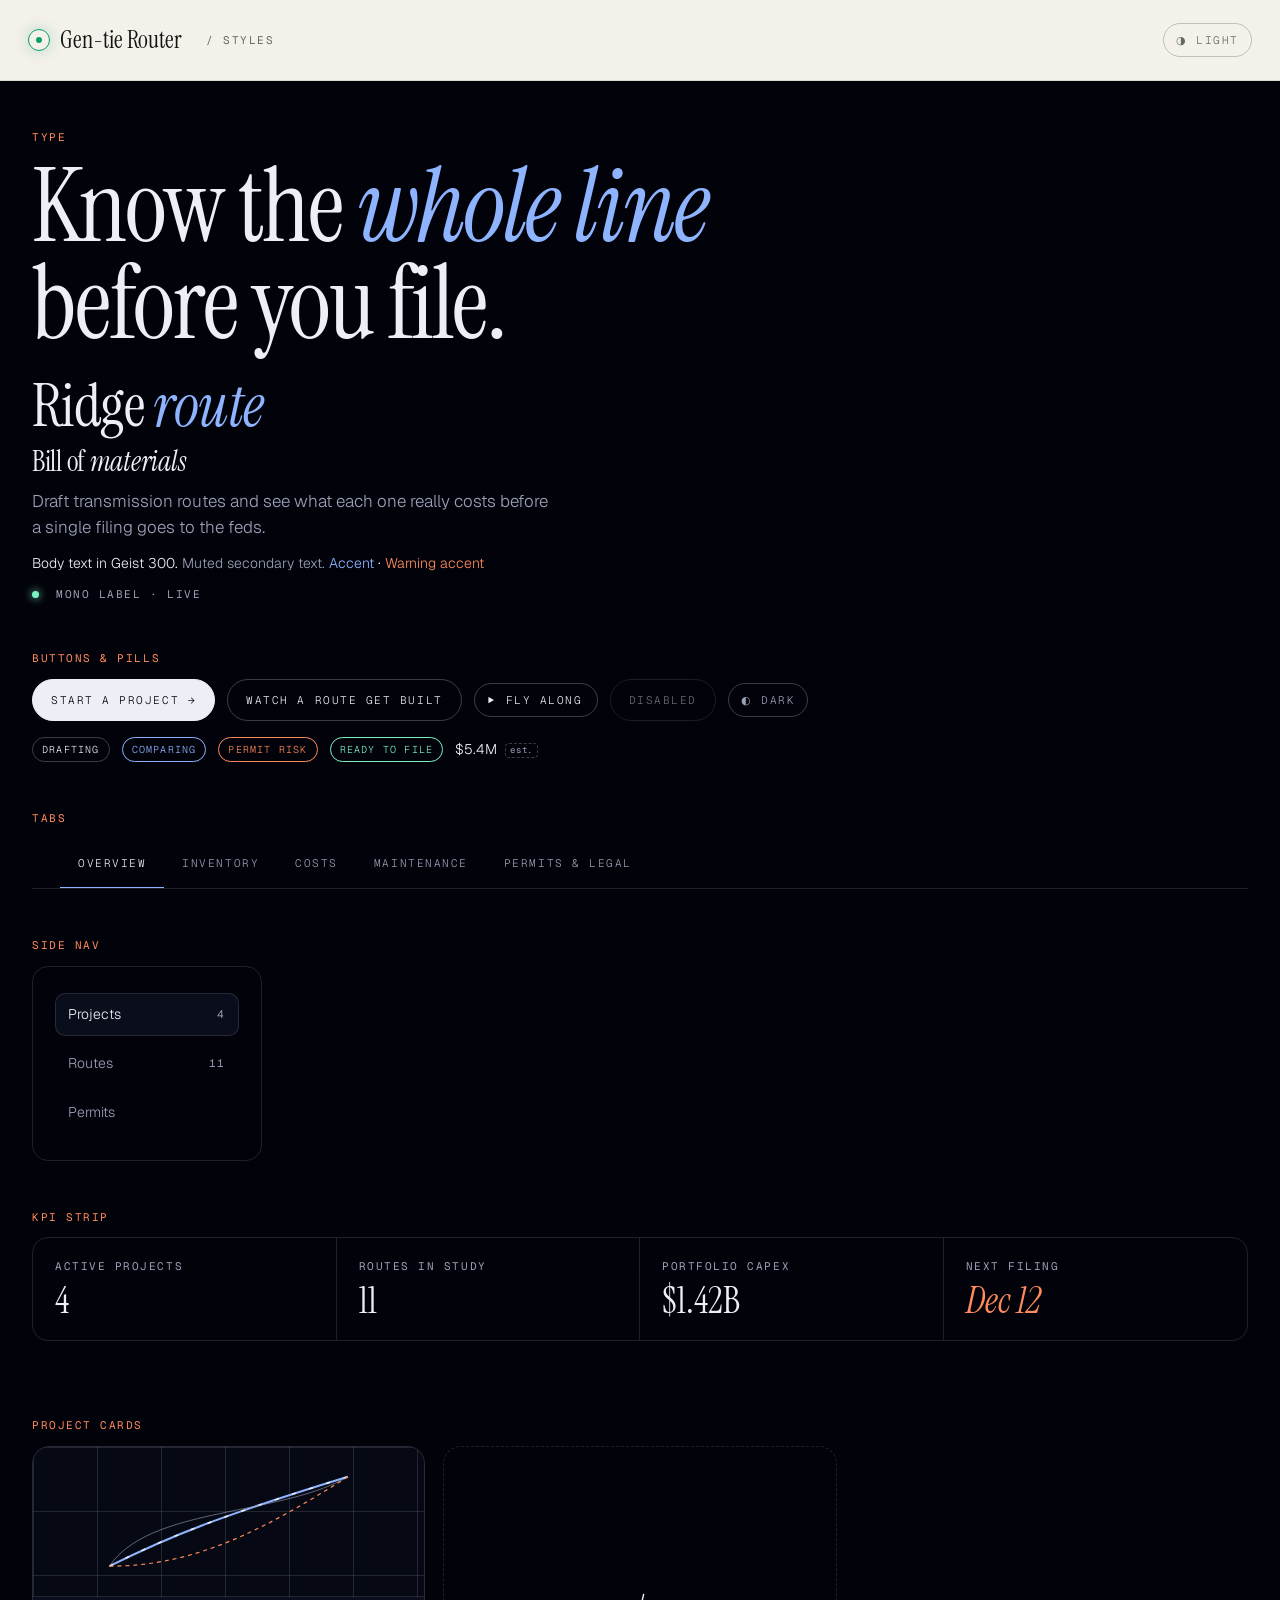
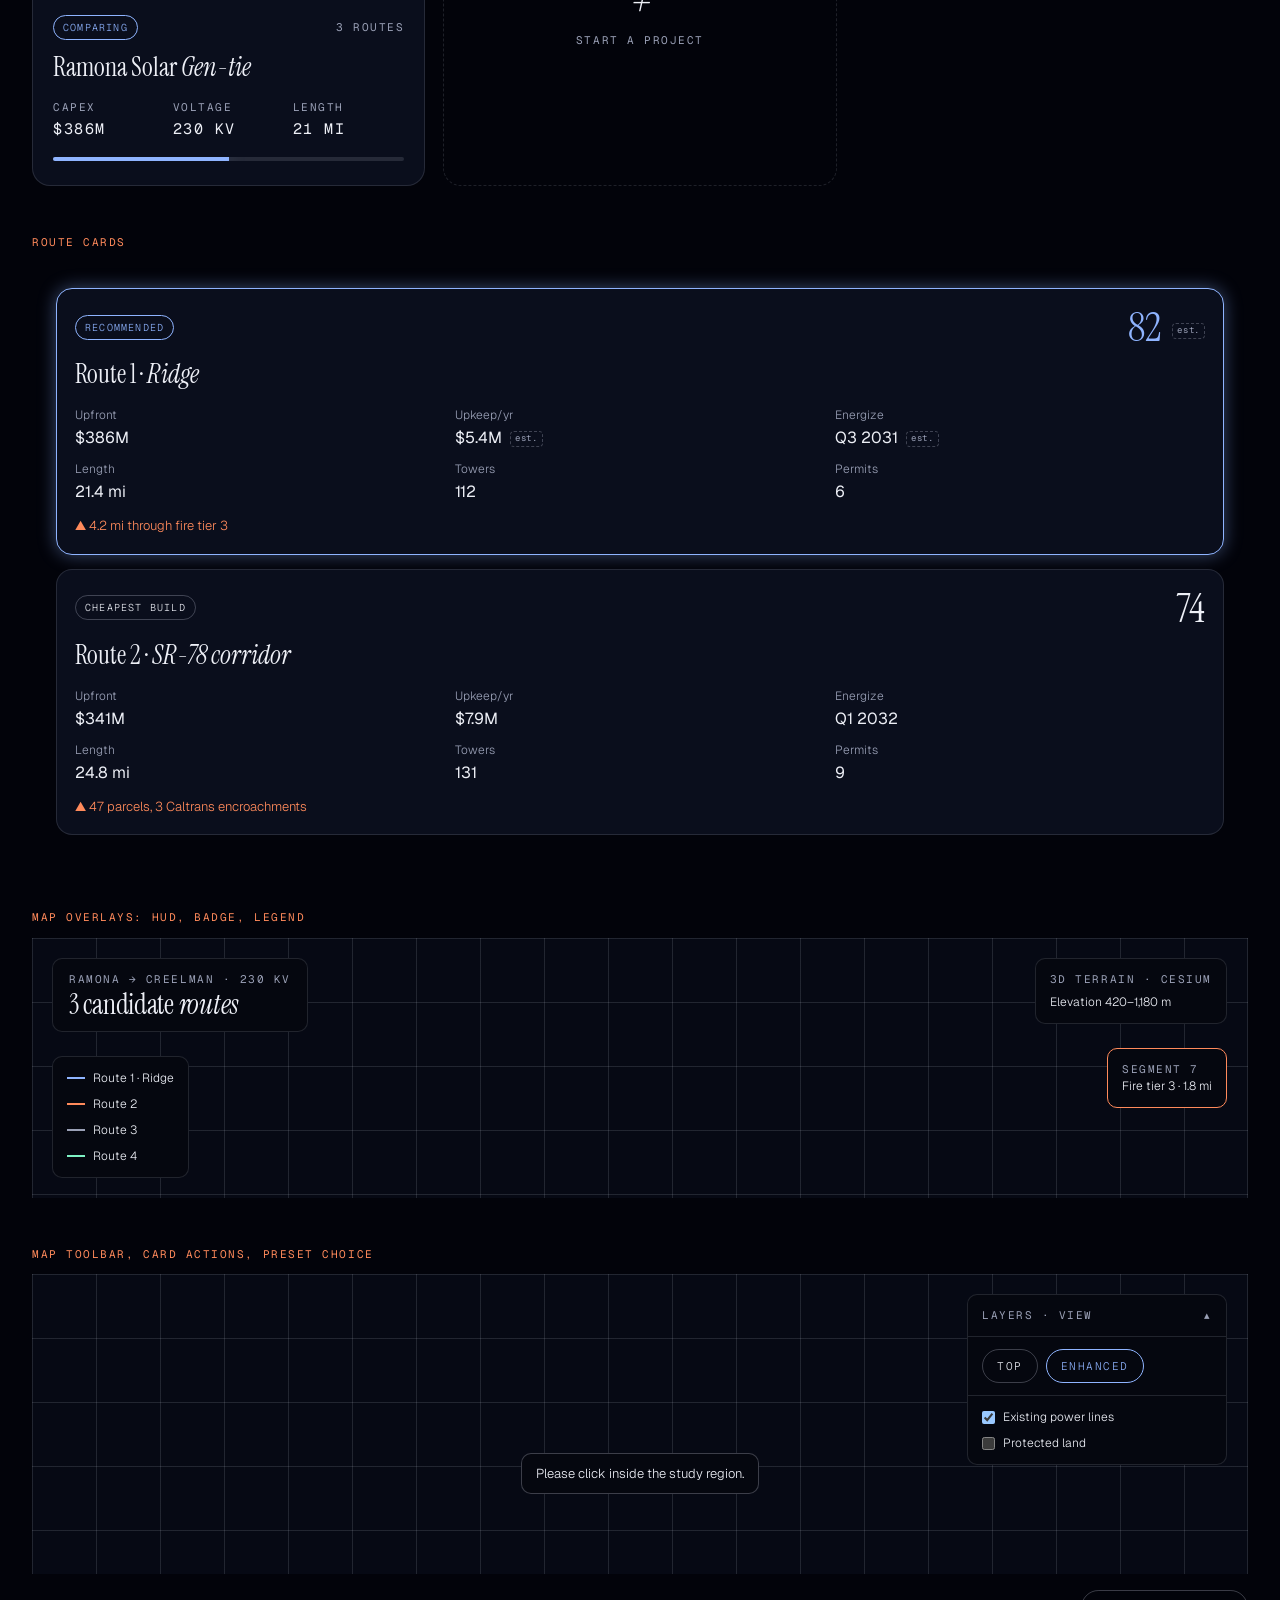
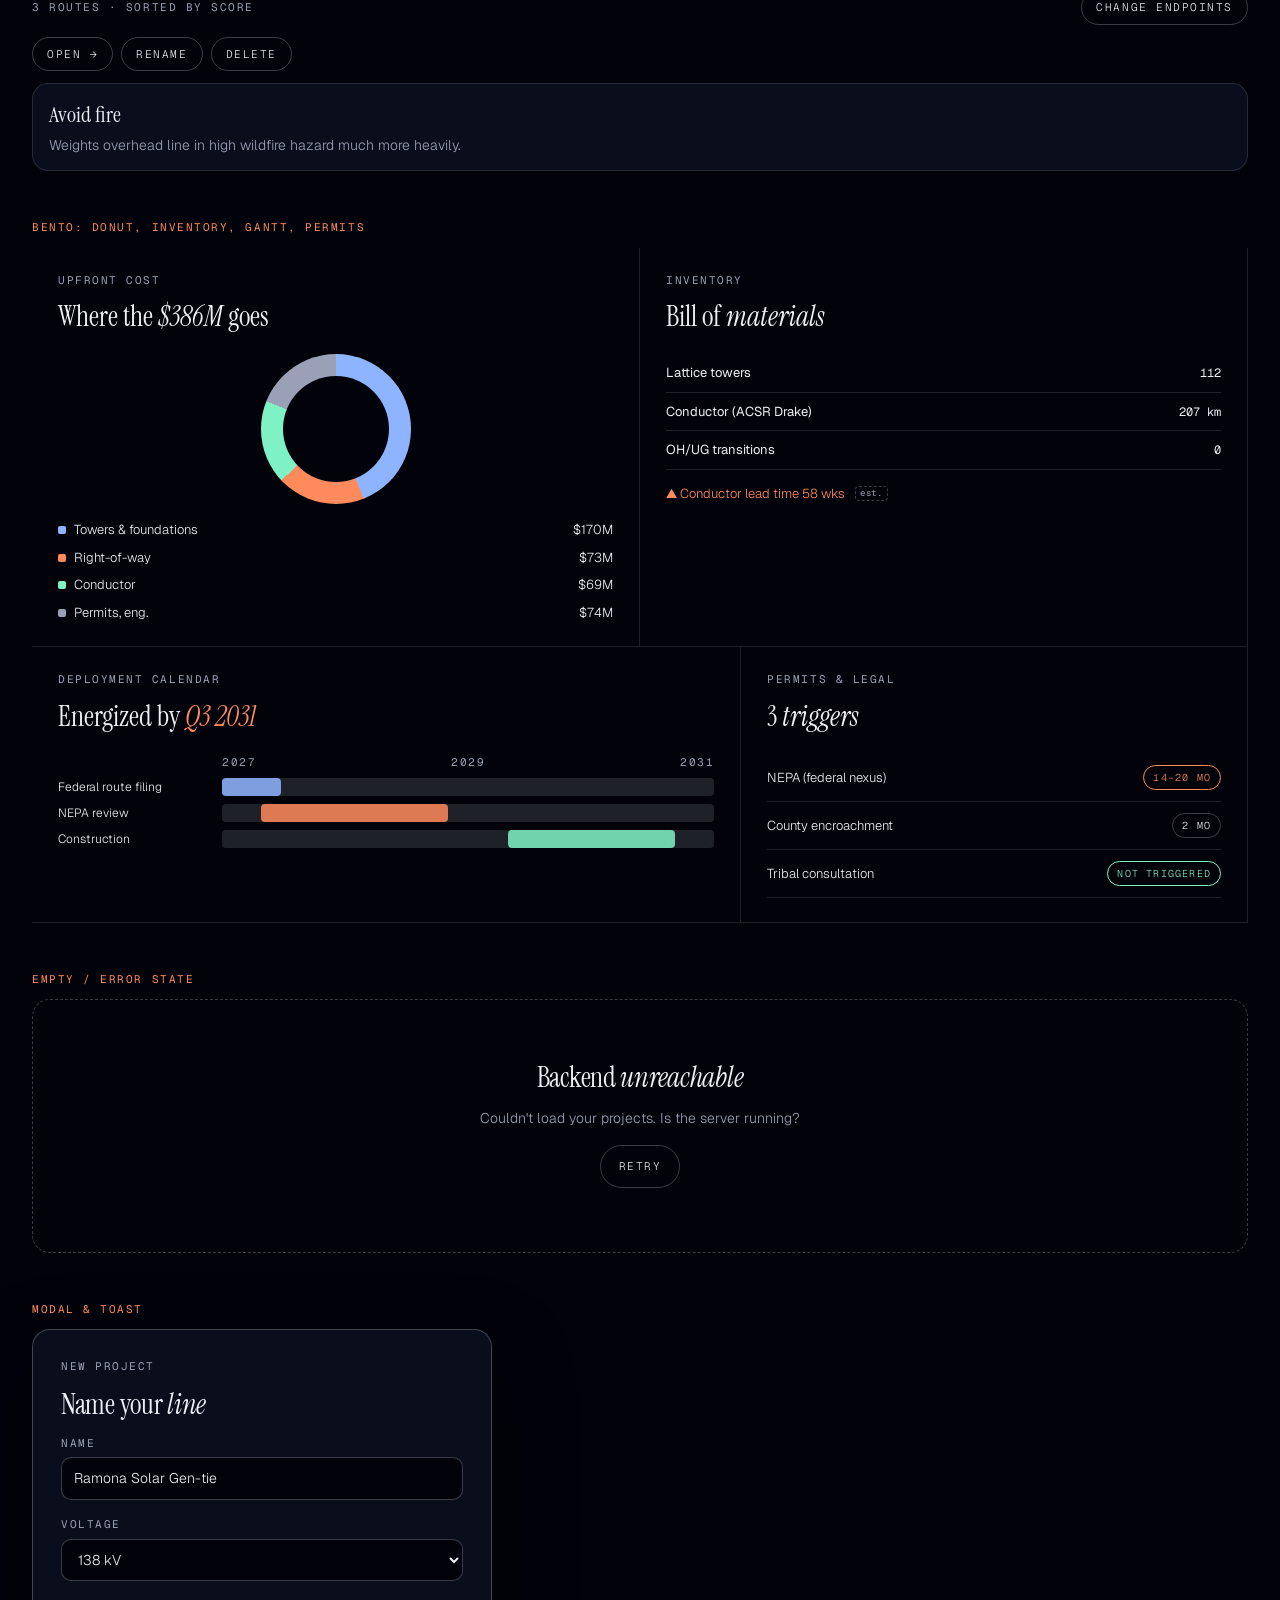
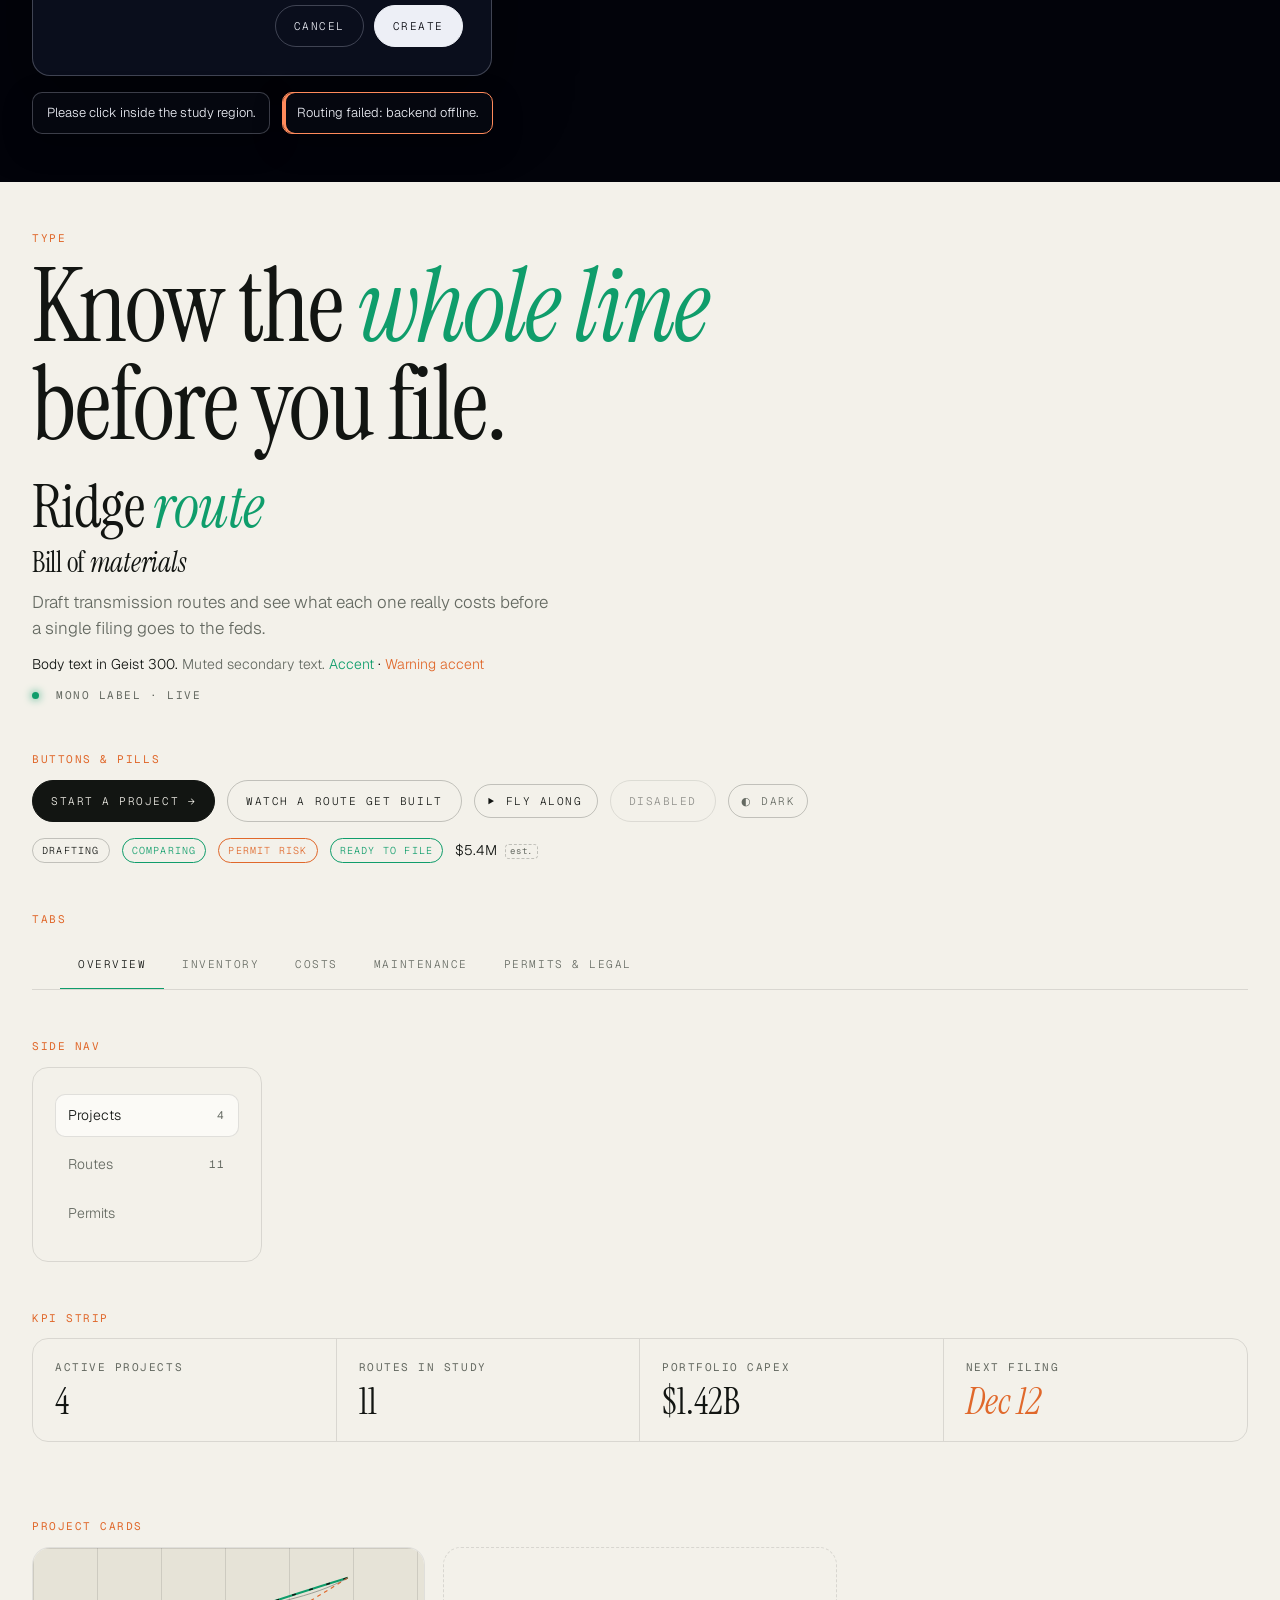
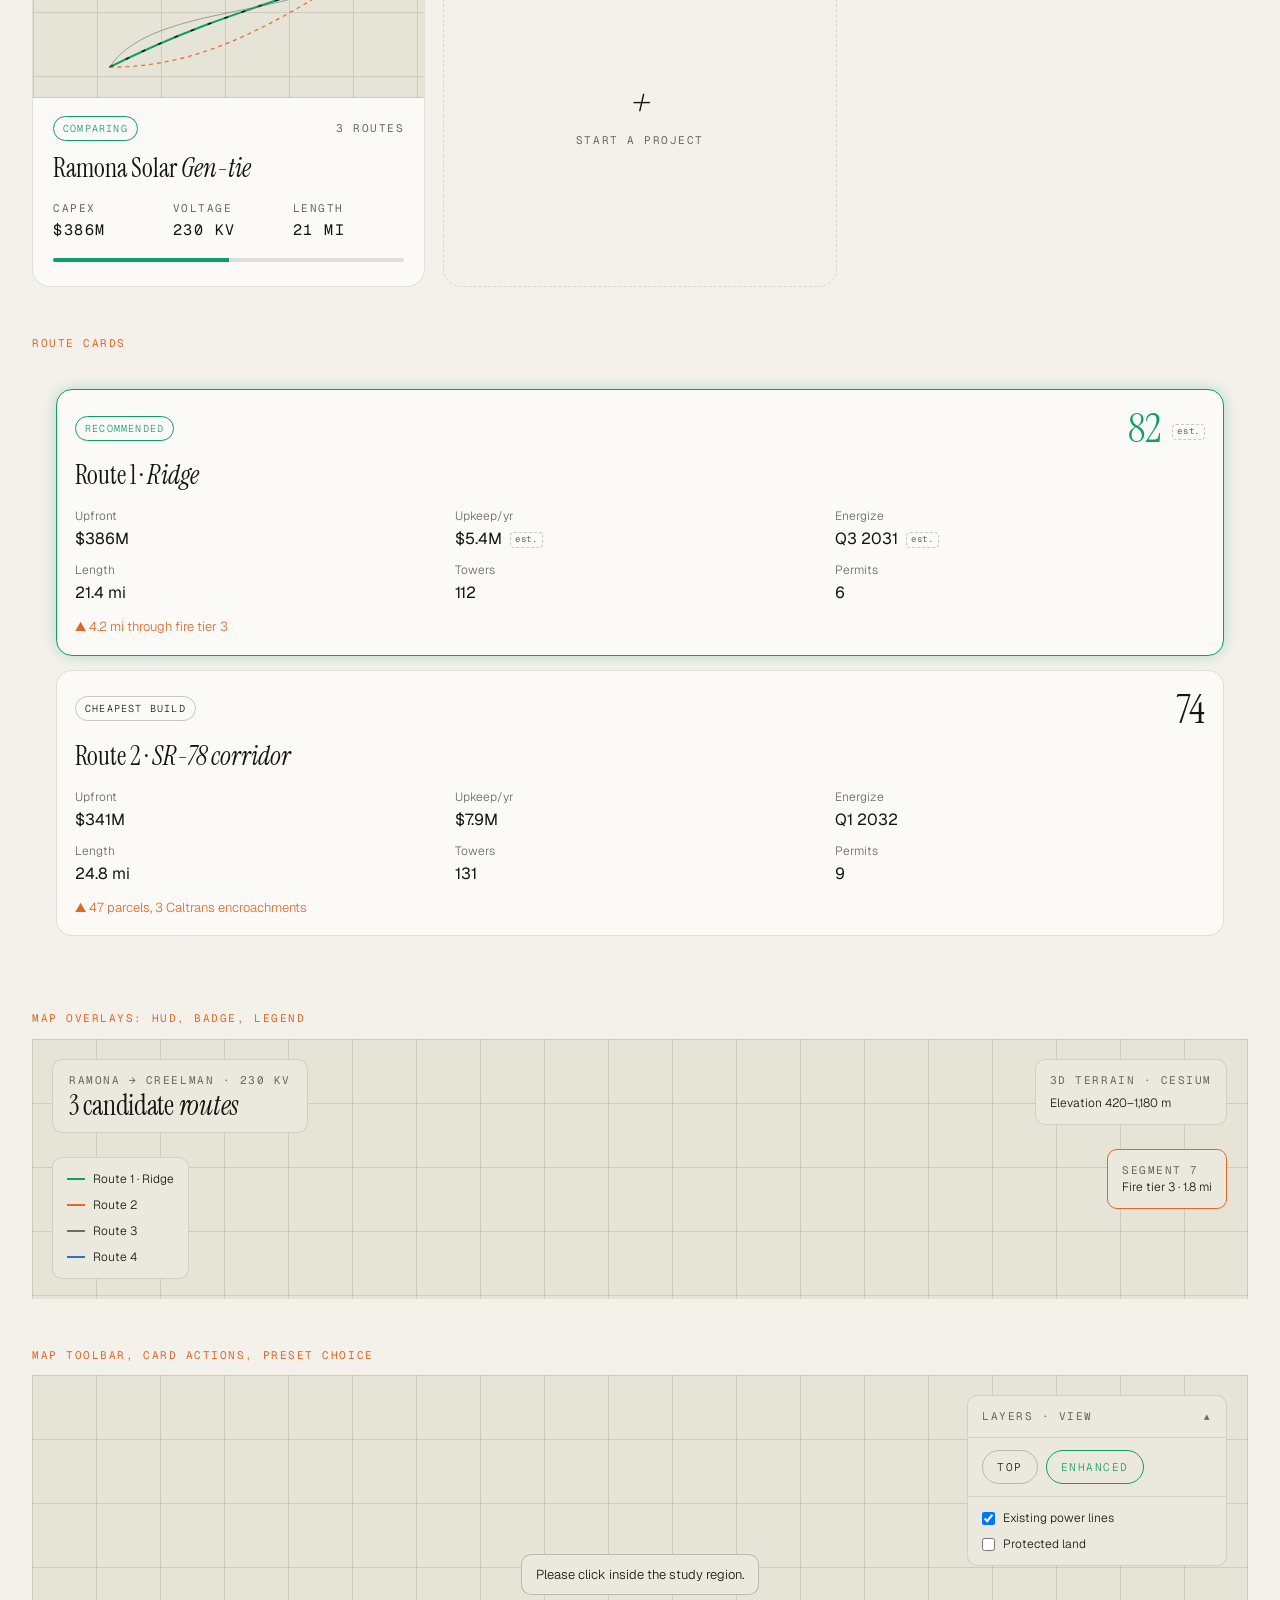
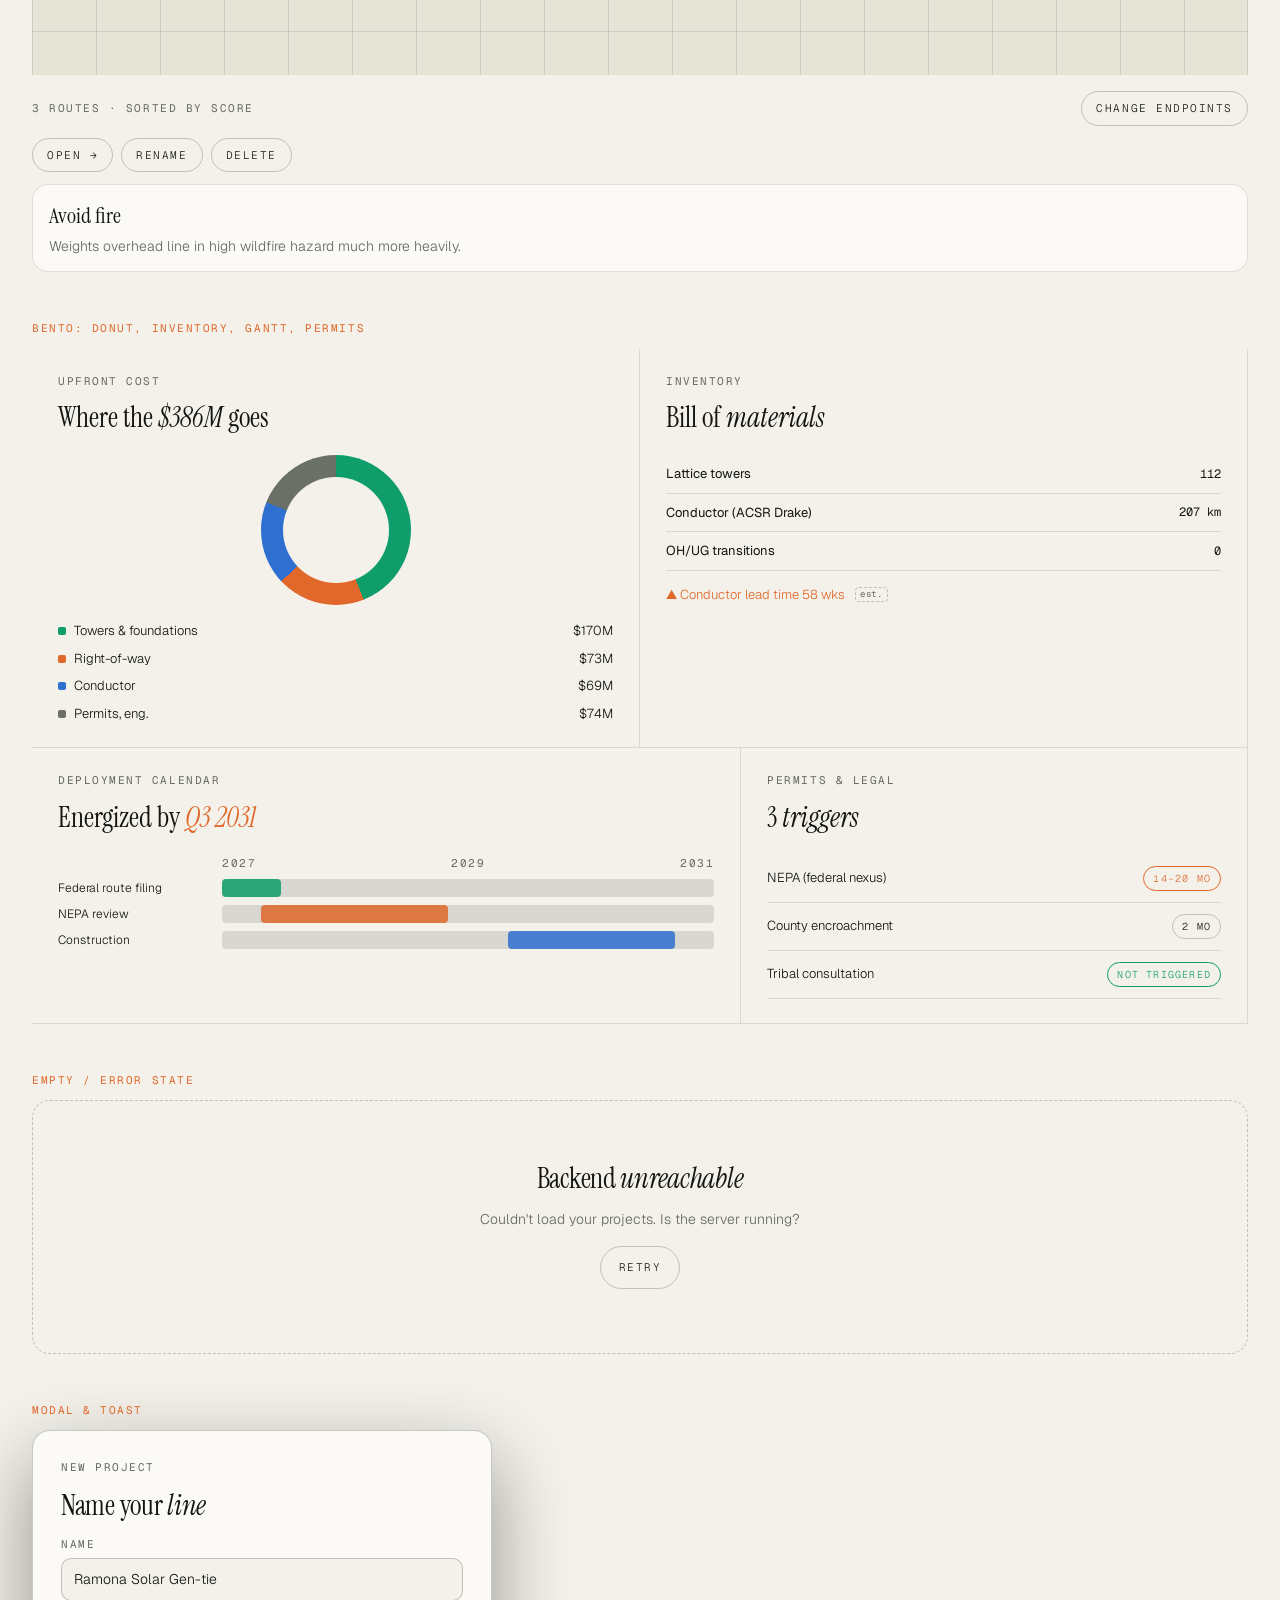
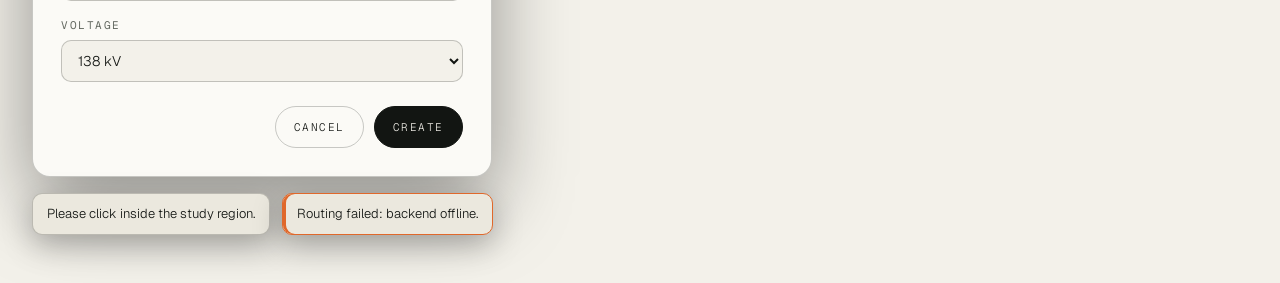
<file: frontend/styles/preview.html>
<!doctype html>
<html lang="en">
<head>
  <meta charset="utf-8">
  <meta name="viewport" content="width=device-width, initial-scale=1">
  <title>Gen-tie Router · Styles</title>
  <link rel="icon" href="data:,">
  <!-- head snippet: theme (no flash) + boot/error contract. Keep in sync with STYLES.md -->
  <script>
    (function () {
      var d = document.documentElement, t;
      try { t = localStorage.getItem("gentie.theme"); } catch (e) {}
      if (t !== "dark" && t !== "light") t = matchMedia("(prefers-color-scheme: light)").matches ? "light" : "dark";
      d.dataset.theme = t;
      window.addEventListener("error", function (e) { d.dataset.errors = (d.dataset.errors || "") + e.message + "|"; });
      window.addEventListener("unhandledrejection", function (e) { d.dataset.errors = (d.dataset.errors || "") + (e.reason && e.reason.message || String(e.reason)) + "|"; });
    })();
  </script>
  <link rel="preconnect" href="https://fonts.googleapis.com">
  <link rel="preconnect" href="https://fonts.gstatic.com" crossorigin>
  <link rel="stylesheet" href="https://fonts.googleapis.com/css2?family=Instrument+Serif:ital@0;1&family=Geist+Mono:wght@400;500&family=Geist:wght@300;400;500&display=swap">
  <link rel="stylesheet" href="tokens.css">
  <link rel="stylesheet" href="components.css">
  <style>
    /* gallery-only layout */
    .gallery { display: grid; grid-template-columns: 1fr; }
    @media (min-width: 1400px) { .gallery { grid-template-columns: 1fr 1fr; } .gallery > section + section { border-left: 1px solid var(--line); } }
    .gallery > section { padding: var(--s-7) var(--s-6); display: flex; flex-direction: column; gap: var(--s-7); min-width: 0; }
    .demo > .mono-label:first-child { display: block; margin-bottom: var(--s-3); color: var(--acc2); }
    .row { display: flex; gap: var(--s-3); flex-wrap: wrap; align-items: center; }
    .demo .modal, .demo .toast { position: static; transform: none; margin: 0; }
  </style>
</head>
<body>
  <nav class="nav-top">
    <a class="logo" href="../index.html"><i></i>Gen-tie Router <span class="mono-label crumb">/ Styles</span></a>
    <button class="theme-toggle" type="button"></button>
  </nav>

  <div class="gallery">
    <section data-theme="dark" aria-label="Dark theme"></section>
    <section data-theme="light" aria-label="Light theme"></section>
  </div>

  <template id="components">
    <div class="demo"><span class="mono-label">Type</span>
      <h1 class="display display--hero">Know the <span class="it acc">whole line</span><br>before you file.</h1>
      <h2 class="display display--1" style="margin-top:var(--s-5)">Ridge <span class="it acc">route</span></h2>
      <h3 class="display display--3" style="margin:var(--s-3) 0">Bill of <span class="it">materials</span></h3>
      <p class="lead">Draft transmission routes and see what each one really costs before a single filing goes to the feds.</p>
      <p style="margin-top:var(--s-3)">Body text in Geist 300. <span class="muted">Muted secondary text.</span> <span class="acc">Accent</span> · <span class="acc2">Warning accent</span></p>
      <div class="mono-label" style="margin-top:var(--s-3)"><span class="dot"></span>&nbsp; Mono label · live</div>
    </div>

    <div class="demo"><span class="mono-label">Buttons &amp; pills</span>
      <div class="row">
        <button class="btn btn--fill" type="button">Start a project →</button>
        <button class="btn" type="button">Watch a route get built</button>
        <button class="btn btn--sm" type="button">▶ Fly along</button>
        <button class="btn" type="button" disabled>Disabled</button>
        <button class="theme-toggle" type="button" aria-label="Theme toggle (demo)">◐ Dark</button>
      </div>
      <div class="row" style="margin-top:var(--s-4)">
        <span class="pill">Drafting</span><span class="pill pill--blue">Comparing</span>
        <span class="pill pill--warn">Permit risk</span><span class="pill pill--ok">Ready to file</span>
        <span>$5.4M <span class="est" title="Placeholder estimate, not a real model">est.</span></span>
      </div>
    </div>

    <div class="demo"><span class="mono-label">Tabs</span>
      <nav class="tabs" aria-label="Route sections">
        <a href="#overview" class="is-active" aria-current="true">Overview</a><a href="#inventory">Inventory</a><a href="#costs">Costs</a><a href="#maintenance">Maintenance</a><a href="#permits">Permits &amp; legal</a>
      </nav>
    </div>

    <div class="demo"><span class="mono-label">Side nav</span>
      <aside class="side" style="width:230px;min-height:0;border:1px solid var(--line);border-radius:var(--r-md)">
        <a class="is-active" href="#">Projects <span class="mono-label">4</span></a><a href="#">Routes <span class="mono-label">11</span></a><a href="#">Permits</a>
      </aside>
    </div>

    <div class="demo"><span class="mono-label">KPI strip</span>
      <div class="kpis">
        <div><div class="mono-label">Active projects</div><div class="n">4</div></div>
        <div><div class="mono-label">Routes in study</div><div class="n">11</div></div>
        <div><div class="mono-label">Portfolio capex</div><div class="n">$1.42B</div></div>
        <div><div class="mono-label">Next filing</div><div class="n it acc2">Dec 12</div></div>
      </div>
    </div>

    <div class="demo"><span class="mono-label">Project cards</span>
      <div class="pgrid">
        <a class="pcard" href="#">
          <div class="thumb grid-bg"><svg viewBox="0 0 300 150" width="100%" height="100%" aria-hidden="true">
            <path d="M30 120 C90 90 140 70 270 30" stroke="var(--route-1)" stroke-width="2" fill="none"/>
            <path d="M30 120 C90 90 140 70 270 30" stroke="var(--text)" stroke-width="1.5" fill="none" class="flow"/>
            <path d="M30 120 C120 120 190 80 270 30" stroke="var(--route-2)" stroke-width="1.2" stroke-dasharray="4 4" fill="none"/>
            <path d="M30 120 C70 60 200 70 270 30" stroke="var(--route-3)" fill="none" opacity=".6"/></svg></div>
          <div class="body">
            <div class="top"><span class="pill pill--blue">Comparing</span><span class="mono-label">3 routes</span></div>
            <h4>Ramona Solar <span class="it">Gen-tie</span></h4>
            <div class="meta"><div class="mono-label">Capex<b>$386M</b></div><div class="mono-label">Voltage<b>230 kV</b></div><div class="mono-label">Length<b>21 mi</b></div></div>
            <div class="bar"><i style="width:50%"></i></div>
          </div>
        </a>
        <button class="pcard pcard--new" type="button"><span><span class="display it" style="font-size:40px">+</span><span class="mono-label" style="display:block;margin-top:8px">Start a project</span></span></button>
      </div>
    </div>

    <div class="demo"><span class="mono-label">Route cards</span>
      <div class="rail">
        <div class="rcard is-selected" tabindex="0" role="button" aria-pressed="true">
          <div class="top"><span class="pill pill--blue">Recommended</span><div class="score acc">82 <span class="est" title="Placeholder score">est.</span></div></div>
          <h5>Route 1 · <span class="it">Ridge</span></h5>
          <div class="mm"><div>Upfront<b>$386M</b></div><div>Upkeep/yr<b>$5.4M <span class="est" title="Placeholder estimate">est.</span></b></div><div>Energize<b>Q3 2031 <span class="est" title="Placeholder estimate">est.</span></b></div><div>Length<b>21.4 mi</b></div><div>Towers<b>112</b></div><div>Permits<b>6</b></div></div>
          <div class="risk">▲ 4.2 mi through fire tier 3</div>
        </div>
        <div class="rcard" tabindex="0" role="button" aria-pressed="false">
          <div class="top"><span class="pill">Cheapest build</span><div class="score">74</div></div>
          <h5>Route 2 · <span class="it">SR-78 corridor</span></h5>
          <div class="mm"><div>Upfront<b>$341M</b></div><div>Upkeep/yr<b>$7.9M</b></div><div>Energize<b>Q1 2032</b></div><div>Length<b>24.8 mi</b></div><div>Towers<b>131</b></div><div>Permits<b>9</b></div></div>
          <div class="risk">▲ 47 parcels, 3 Caltrans encroachments</div>
        </div>
      </div>
    </div>

    <div class="demo"><span class="mono-label">Map overlays: HUD, badge, legend</span>
      <div class="mapwrap grid-bg" style="height:260px">
        <div class="hud mapbadge"><div class="mono-label">Ramona → Creelman · 230 kV</div><div class="display" style="font-size:28px;margin-top:4px">3 candidate <span class="it">routes</span></div></div>
        <div class="hud" style="right:20px;top:20px"><div class="mono-label">3D terrain · Cesium</div><div style="margin-top:6px">Elevation 420–1,180 m</div></div>
        <div class="hud hud--alert" style="right:20px;top:110px"><div class="mono-label acc2">Segment 7</div><div>Fire tier 3 · 1.8 mi</div></div>
        <div class="hud maplegend">
          <span><i style="background:var(--route-1)"></i>Route 1 · Ridge</span><span><i style="background:var(--route-2)"></i>Route 2</span>
          <span><i style="background:var(--route-3)"></i>Route 3</span><span><i style="background:var(--route-4)"></i>Route 4</span>
        </div>
      </div>
    </div>

    <div class="demo"><span class="mono-label">Map toolbar, card actions, preset choice</span>
      <div class="mapwrap grid-bg" style="height:300px">
        <details class="hud maptools" open><summary class="mono-label">Layers · view</summary>
          <div class="grp"><div class="row"><button class="btn btn--sm" type="button">Top</button><button class="btn btn--sm" type="button" aria-pressed="true">Enhanced</button></div></div>
          <div class="grp"><label class="chk"><input type="checkbox" checked> Existing power lines</label><label class="chk"><input type="checkbox"> Protected land</label></div>
        </details>
        <div class="map-toast info">Please click inside the study region.</div>
      </div>
      <div class="rail-head" style="margin-top:var(--s-4)"><div class="mono-label">3 routes · sorted by score</div><button class="btn btn--sm" type="button">Change endpoints</button></div>
      <div class="acts" style="display:flex;gap:8px;margin:var(--s-3) 0"><a class="btn btn--sm" href="#">Open →</a><button class="btn btn--sm" type="button">Rename</button><button class="btn btn--sm" type="button">Delete</button></div>
      <button class="choice" type="button"><b>Avoid fire</b><span class="muted">Weights overhead line in high wildfire hazard much more heavily.</span></button>
    </div>

    <div class="demo"><span class="mono-label">Bento: donut, inventory, Gantt, permits</span>
      <div class="bento">
        <div class="cell" style="grid-column:span 6"><div class="mono-label">Upfront cost</div><h6>Where the <span class="it">$386M</span> goes</h6>
          <div class="donut" style="--a:44%;--b:63%;--c:81%"></div>
          <div class="lg"><span><span><i style="background:var(--series-1)"></i>Towers &amp; foundations</span>$170M</span><span><span><i style="background:var(--series-2)"></i>Right-of-way</span>$73M</span><span><span><i style="background:var(--series-3)"></i>Conductor</span>$69M</span><span><span><i style="background:var(--series-4)"></i>Permits, eng.</span>$74M</span></div>
        </div>
        <div class="cell" style="grid-column:span 6"><div class="mono-label">Inventory</div><h6>Bill of <span class="it">materials</span></h6>
          <table class="inv"><tr><td>Lattice towers</td><td>112</td></tr><tr><td>Conductor (ACSR Drake)</td><td>207 km</td></tr><tr><td>OH/UG transitions</td><td>0</td></tr></table>
          <div class="risk" style="margin-top:14px">▲ Conductor lead time 58 wks <span class="est" title="Placeholder lead time">est.</span></div>
        </div>
        <div class="cell" style="grid-column:span 7"><div class="mono-label">Deployment calendar</div><h6>Energized by <span class="it acc2">Q3 2031</span></h6>
          <div class="gantt">
            <span></span><div class="years mono-label"><span>2027</span><span>2029</span><span>2031</span></div>
            <span>Federal route filing</span><div class="track"><i style="left:0;width:12%"></i></div>
            <span>NEPA review</span><div class="track"><i class="o" style="left:8%;width:38%"></i></div>
            <span>Construction</span><div class="track"><i class="g" style="left:58%;width:34%"></i></div>
          </div>
        </div>
        <div class="cell" style="grid-column:span 5"><div class="mono-label">Permits &amp; legal</div><h6>3 <span class="it">triggers</span></h6>
          <div class="permit"><span>NEPA (federal nexus)</span><span class="pill pill--warn">14–20 mo</span></div>
          <div class="permit"><span>County encroachment</span><span class="pill">2 mo</span></div>
          <div class="permit"><span>Tribal consultation</span><span class="pill pill--ok">Not triggered</span></div>
        </div>
      </div>
    </div>

    <div class="demo"><span class="mono-label">Empty / error state</span>
      <div class="empty-state">
        <div class="display display--3">Backend <span class="it">unreachable</span></div>
        <p class="muted">Couldn't load your projects. Is the server running?</p>
        <button class="btn" type="button">Retry</button>
      </div>
    </div>

    <div class="demo"><span class="mono-label">Modal &amp; toast</span>
      <dialog class="modal" open>
        <form method="dialog">
          <div class="mono-label">New project</div>
          <h3 class="display display--3">Name your <span class="it">line</span></h3>
          <label class="field"><span class="mono-label">Name</span><input name="name" value="Ramona Solar Gen-tie"></label>
          <label class="field"><span class="mono-label">Voltage</span><select name="kv"><option>69 kV</option><option selected>138 kV</option><option>230 kV</option></select></label>
          <div class="actions"><button class="btn" value="cancel">Cancel</button><button class="btn btn--fill" value="ok">Create</button></div>
        </form>
      </dialog>
      <div class="row" style="margin-top:var(--s-4)">
        <div class="toast" role="status">Please click inside the study region.</div>
        <div class="toast toast--error" role="alert">Routing failed: backend offline.</div>
      </div>
    </div>
  </template>

  <script type="module">
    import { initThemeToggle, cssVar } from "../js/theme.js";
    const tpl = document.getElementById("components");
    document.querySelectorAll(".gallery > section").forEach((s) => s.append(tpl.content.cloneNode(true)));
    initThemeToggle(document.querySelector(".nav-top .theme-toggle"));
    if (!cssVar("--acc")) throw new Error("tokens.css not loaded");
    document.documentElement.dataset.ready = "1";
  </script>
</body>
</html>
</file>
<file: frontend/styles/tokens.css>
/* Gen-tie Router design tokens. Guide: styles/STYLES.md.
   Themes are scoped by [data-theme] so any subtree can pin a theme (preview.html does). */

:root {
  /* type */
  --font-display: "Instrument Serif", Georgia, serif;
  --font-body: Geist, system-ui, -apple-system, "Segoe UI", sans-serif;
  --font-mono: "Geist Mono", ui-monospace, Menlo, monospace;
  --fs-hero: clamp(54px, 8vw, 112px);
  --fs-1: 60px;   /* page title (route header) */
  --fs-2: 44px;   /* stat numbers, section titles */
  --fs-3: 28px;   /* cell / modal headings, badges */
  --fs-4: 26px;   /* card titles */
  --fs-lead: 17px;
  --fs-body: 14px;
  --fs-small: 12px;
  --fs-mono: 11px;
  --fs-micro: 10px; /* pills */
  --track-mono: .14em;

  /* spacing, 4 px base */
  --s-1: 4px; --s-2: 8px; --s-3: 12px; --s-4: 16px;
  --s-5: 24px; --s-6: 32px; --s-7: 48px; --s-8: 64px;

  /* radii */
  --r-sm: 10px; --r-md: 16px; --r-lg: 18px; --r-pill: 99px;

  --grid-size: 64px;
  --ease: cubic-bezier(.2, .7, .2, 1);
}

/* Night Grid (dark) is the fallback when no data-theme is set */
:root, [data-theme="dark"] {
  color-scheme: dark;
  --bg: #02030a; --bg2: #05070f; --surf: #0a0e1c;
  --line: #dee4f521; --line2: #dee4f540;
  --text: #edeff6; --muted: #9aa0b6;
  --acc: #8fb4ff; --acc2: #ff8a5b; --ok: #7ef2c4;
  --glow: 0 0 18px #8fb4ff66;
  --mapbg: #060914; --contour: #8fb4ff1c;
  --route-1: var(--acc); --route-2: #ff8a5b; --route-3: #9aa0b6; --route-4: #7ef2c4;
  /* chart series (donut slices, Gantt bars): must stay mutually distinct */
  --series-1: #8fb4ff; --series-2: #ff8a5b; --series-3: #7ef2c4; --series-4: #9aa0b6;
}

/* Solar Paper (light) */
[data-theme="light"] {
  color-scheme: light;
  --bg: #f3f1ea; --bg2: #ebe8de; --surf: #fbfaf6;
  --line: #1a1d1a1f; --line2: #1a1d1a3a;
  /* --muted is #6b7068 in the spec; darkened to clear 4.5:1 on both --bg (4.97) and --bg2 (4.59) */
  --text: #121512; --muted: #646961;
  --acc: #0f9d6b; --acc2: #e0682b; --ok: #0f9d6b;
  --glow: 0 0 14px #0f9d6b44;
  --mapbg: #e6e3d7; --contour: #0f9d6b26;
  --route-1: var(--acc); --route-2: #e0682b; --route-3: #6a6f67; --route-4: #2f6fd0;
  /* --ok equals --acc here, so series-3 is blue instead of --ok */
  --series-1: #0f9d6b; --series-2: #e0682b; --series-3: #2f6fd0; --series-4: #6a6f67;
}
</file>
<file: frontend/styles/components.css>
/* Gen-tie Router components. Needs tokens.css first. Guide: styles/STYLES.md. */

/* ---------- base ---------- */
*, *::before, *::after { box-sizing: border-box; margin: 0; padding: 0; }
[data-theme], body { background: var(--bg); color: var(--text); }
body { font-family: var(--font-body); font-weight: 300; font-size: var(--fs-body); line-height: 1.5;
  transition: background .4s, color .4s; -webkit-font-smoothing: antialiased; }
a { color: inherit; text-decoration: none; }
button, input, select, textarea { font: inherit; color: inherit; }
:focus-visible { outline: 2px solid var(--acc); outline-offset: 2px; }
img, svg { display: block; max-width: 100%; }
[hidden] { display: none !important; } /* component display rules (.pill, .hud) must not beat the attribute */

/* ---------- utilities ---------- */
.it { font-style: italic; }
.acc { color: var(--acc); } .acc2 { color: var(--acc2); } .ok { color: var(--ok); } .muted { color: var(--muted); }
.mono-label { font-family: var(--font-mono); font-size: var(--fs-mono); font-weight: 400; letter-spacing: var(--track-mono);
  text-transform: uppercase; color: var(--muted); }
.display { font-family: var(--font-display); font-weight: 400; line-height: 1; letter-spacing: -.01em; }
.display--hero { font-size: var(--fs-hero); line-height: .95; letter-spacing: -.02em; }
.display--1 { font-size: var(--fs-1); }
.display--2 { font-size: var(--fs-2); }
.display--3 { font-size: var(--fs-3); }
.lead { max-width: 520px; color: var(--muted); font-size: var(--fs-lead); line-height: 1.55; }
.wrap { max-width: 1240px; margin: 0 auto; padding: 0 28px; }
.grid-bg { background-image: linear-gradient(var(--line) 1px, transparent 1px), linear-gradient(90deg, var(--line) 1px, transparent 1px);
  background-size: var(--grid-size) var(--grid-size); }
.hair { border: 1px solid var(--line); }
.dot { display: inline-block; width: 7px; height: 7px; border-radius: 50%; background: var(--ok); box-shadow: 0 0 8px var(--ok); }
@keyframes flow { to { stroke-dashoffset: -200; } }
.flow { stroke-dasharray: 4 14; animation: flow 6s linear infinite; }
@keyframes pulse { 50% { opacity: .35; } }
.pulse { animation: pulse 2.4s ease-in-out infinite; }
.sr-only { position: absolute; width: 1px; height: 1px; overflow: hidden; clip: rect(0 0 0 0); white-space: nowrap; }

/* ---------- nav ---------- */
.nav-top { display: flex; align-items: center; justify-content: space-between; gap: var(--s-4);
  padding: 22px 28px; border-bottom: 1px solid var(--line); }
.nav-top .actions { display: flex; gap: 10px; align-items: center; flex-wrap: wrap; }
.navl { display: flex; gap: 26px; }
.logo { display: flex; align-items: center; gap: 10px; font-family: var(--font-display); font-size: 24px; white-space: nowrap; }
.logo i { width: 22px; height: 22px; border: 1px solid var(--acc); border-radius: 50%; display: grid; place-items: center;
  box-shadow: var(--glow); flex: none; }
.logo i::after { content: ""; width: 6px; height: 6px; border-radius: 50%; background: var(--acc); }
.logo .crumb { margin-left: 14px; white-space: normal; }

.side { border-right: 1px solid var(--line); padding: 26px 22px; display: flex; flex-direction: column; gap: 6px; }
.side a { padding: 10px 12px; border-radius: var(--r-sm); border: 1px solid transparent; color: var(--muted); font-size: 14px;
  display: flex; justify-content: space-between; align-items: center; }
.side a:hover { color: var(--text); }
.side a.is-active { background: var(--surf); color: var(--text); border-color: var(--line); }
.side a.logo { padding: 0; margin-bottom: 26px; font-size: 24px; color: var(--text); justify-content: flex-start; } /* .side a would otherwise win */

.tabs { display: flex; border-bottom: 1px solid var(--line); padding: 0 28px; overflow-x: auto; }
.tabs > a, .tabs > button { padding: 16px 18px; font-family: var(--font-mono); font-size: var(--fs-mono); letter-spacing: var(--track-mono);
  text-transform: uppercase; color: var(--muted); border: 0; border-bottom: 1px solid transparent; background: none;
  white-space: nowrap; cursor: pointer; }
.tabs > :hover { color: var(--text); }
.tabs > .is-active { color: var(--text); border-bottom-color: var(--acc); }

/* ---------- buttons, pills, markers ---------- */
.btn { display: inline-flex; align-items: center; gap: 10px; border: 1px solid var(--line2); padding: 12px 18px;
  border-radius: var(--r-pill); color: var(--text); background: transparent; font-family: var(--font-mono); font-size: var(--fs-mono);
  letter-spacing: var(--track-mono); text-transform: uppercase; cursor: pointer; transition: border-color .2s, background .2s; }
.btn:hover { border-color: var(--text); }
.btn--fill { background: var(--text); color: var(--bg); border-color: var(--text); }
.btn--fill:hover { background: var(--acc); border-color: var(--acc); }
.btn--sm { padding: 8px 14px; }
.btn:disabled { opacity: .45; cursor: not-allowed; border-color: var(--line2); }

.theme-toggle { display: inline-flex; align-items: center; gap: 8px; padding: 8px 12px; border: 1px solid var(--line2);
  border-radius: var(--r-pill); background: transparent; color: var(--muted); cursor: pointer; font-family: var(--font-mono);
  font-size: var(--fs-mono); letter-spacing: var(--track-mono); text-transform: uppercase; }
.theme-toggle:hover { color: var(--text); border-color: var(--text); }

.pill { display: inline-block; padding: 4px 9px; border: 1px solid var(--line2); border-radius: var(--r-pill);
  font-family: var(--font-mono); font-size: var(--fs-micro); letter-spacing: .12em; text-transform: uppercase; white-space: nowrap; }
.pill--ok { color: var(--ok); border-color: currentColor; }
.pill--warn { color: var(--acc2); border-color: currentColor; }
.pill--blue { color: var(--acc); border-color: currentColor; }

/* placeholder marker: every estimates.js value gets one */
.est { display: inline-block; margin-left: 4px; padding: 0 4px; border: 1px dashed var(--line2); border-radius: 4px;
  font-family: var(--font-mono); font-size: 9px; font-style: normal; font-weight: 400; letter-spacing: .08em; line-height: 1.5;
  color: var(--muted); vertical-align: middle; cursor: help; }

/* ---------- landing ---------- */
.hero { position: relative; min-height: 640px; overflow: hidden; border-bottom: 1px solid var(--line); }
.stats, .steps { display: grid; border-bottom: 1px solid var(--line); }
.stats { grid-template-columns: repeat(4, 1fr); }
.steps { grid-template-columns: repeat(3, 1fr); }
.stats > div { padding: 26px 28px; border-right: 1px solid var(--line); }
.steps > div { padding: 44px 28px; border-right: 1px solid var(--line); }
.stats > div:last-child, .steps > div:last-child { border-right: 0; }
.stats .n { font-family: var(--font-display); font-size: var(--fs-2); }
.steps h3 { font-family: var(--font-display); font-weight: 400; font-size: 32px; margin: 14px 0 10px; }
.steps p { color: var(--muted); line-height: 1.6; }

/* ---------- dashboard ---------- */
.dash { display: grid; grid-template-columns: 230px 1fr; min-height: 100vh; }
.main { padding: 34px 36px; min-width: 0; }
.h-row { display: flex; justify-content: space-between; align-items: flex-end; margin-bottom: 28px; gap: 20px; flex-wrap: wrap; }
.kpis { display: grid; grid-template-columns: repeat(4, 1fr); border: 1px solid var(--line); border-radius: var(--r-md);
  margin-bottom: 28px; overflow: hidden; }
.kpis > div { padding: 20px 22px; border-right: 1px solid var(--line); }
.kpis > div:last-child { border-right: 0; }
.kpis .n { font-family: var(--font-display); font-size: 36px; margin-top: 6px; line-height: 1.1; }

.spatial { display: grid; grid-template-columns: 1fr 1fr; border: 1px solid var(--line); border-radius: var(--r-md);
  margin-bottom: 28px; overflow: hidden; }
.spatial > section { padding: 20px 22px; border-right: 1px solid var(--line); min-width: 0; }
.spatial > section:last-child { border-right: 0; }
.spatial h6 { font-family: var(--font-display); font-weight: 400; font-size: var(--fs-3); margin: 6px 0 10px; }
.spatial a { color: var(--text); }
.spatial a:hover { color: var(--acc); }
@media (max-width: 900px) {
  .spatial { grid-template-columns: 1fr; }
  .spatial > section { border-right: 0; border-bottom: 1px solid var(--line); }
  .spatial > section:last-child { border-bottom: 0; }
}

.pgrid { display: grid; grid-template-columns: repeat(auto-fill, minmax(300px, 1fr)); gap: 18px; }
.pcard { display: block; text-align: left; border: 1px solid var(--line); border-radius: var(--r-lg); background: var(--surf);
  overflow: hidden; cursor: pointer; transition: transform .2s, border-color .2s; }
.pcard:hover { transform: translateY(-3px); border-color: var(--acc); }
.pcard .thumb { height: 150px; background-color: var(--mapbg); position: relative; border-bottom: 1px solid var(--line); }
.pcard .body { padding: 18px 20px; }
.pcard .top { display: flex; justify-content: space-between; align-items: center; }
.pcard h4 { font-family: var(--font-display); font-weight: 400; font-size: var(--fs-4); margin: 8px 0 12px; }
.pcard .meta { display: grid; grid-template-columns: repeat(3, 1fr); gap: 8px; }
.pcard .meta b { display: block; font-weight: 400; font-size: 15px; color: var(--text); margin-top: 3px; }
.pcard--new { display: grid; place-items: center; text-align: center; border-style: dashed; background: transparent; min-height: 340px; width: 100%; }
.bar { height: 4px; background: var(--line); border-radius: 4px; margin-top: 16px; overflow: hidden; }
.bar i { display: block; height: 100%; background: var(--acc); box-shadow: var(--glow); }

/* ---------- project: map + route rail ---------- */
.proj { display: grid; grid-template-columns: 1fr 420px; min-height: calc(100vh - 80px); }
.mapwrap { position: relative; background-color: var(--mapbg); border-right: 1px solid var(--line); overflow: hidden; }
.rail { padding: 26px 24px; display: flex; flex-direction: column; gap: 14px; overflow: auto; }
.rcard { border: 1px solid var(--line); border-radius: var(--r-md); padding: 18px; background: var(--surf); cursor: pointer;
  transition: border-color .2s, box-shadow .2s; }
.rcard:hover { border-color: var(--line2); }
.rcard.is-selected { border-color: var(--acc); box-shadow: var(--glow); }
.rcard .top { display: flex; justify-content: space-between; align-items: center; gap: 10px; }
.rcard h5 { font-family: var(--font-display); font-weight: 400; font-size: var(--fs-4); margin: 8px 0; }
.rcard .mm { display: grid; grid-template-columns: repeat(3, 1fr); gap: 10px; margin: 12px 0; font-size: var(--fs-small); color: var(--muted); }
.rcard .mm b { display: block; color: var(--text); font-weight: 400; font-size: 16px; margin-top: 2px; }
.score { font-family: var(--font-display); font-size: 40px; line-height: 1; }
.risk { font-size: 13px; color: var(--acc2); display: flex; gap: 6px; align-items: center; flex-wrap: wrap; }

/* floating panels over a map (Cesium or illustration) */
.hud { position: absolute; z-index: 2; background: var(--bg2); border: 1px solid var(--line); border-radius: var(--r-sm);
  padding: 12px 14px; font-size: var(--fs-small); }
.hud--alert { border-color: var(--acc2); }
.hud--glass { backdrop-filter: blur(10px); background: color-mix(in srgb, var(--bg2) 75%, transparent); }
.mapbadge { left: 20px; top: 20px; padding: 12px 16px; }
.maplegend { left: 20px; bottom: 20px; display: flex; flex-direction: column; gap: 8px; }
.maplegend span { display: flex; align-items: center; gap: 8px; }
.maplegend i { width: 18px; height: 2px; display: inline-block; }

.rcard .acts { display: flex; gap: 8px; margin-top: 14px; flex-wrap: wrap; }
.rail-head { display: flex; justify-content: space-between; align-items: center; gap: 10px; flex-wrap: wrap; }

/* collapsible map toolbar: <details class="hud maptools"> top right */
.maptools { right: 20px; top: 20px; width: 260px; max-height: calc(100% - 40px); overflow: auto; padding: 0; }
.maptools:not([open]) { width: auto; }
.maptools > summary { gap: 10px; padding: 12px 14px; cursor: pointer; list-style: none; display: flex; justify-content: space-between; }
.maptools > summary::-webkit-details-marker { display: none; }
.maptools > summary::after { content: "▾"; }
.maptools[open] > summary::after { content: "▴"; }
.maptools .grp { padding: 12px 14px; border-top: 1px solid var(--line); display: flex; flex-direction: column; gap: 8px; }
.maptools .row { display: flex; gap: 8px; flex-wrap: wrap; }
.maptools label.chk { display: flex; gap: 8px; align-items: center; cursor: pointer; }
.maptools [aria-pressed="true"] { border-color: var(--acc); color: var(--acc); }
.maptools .inv td { padding: 6px 4px 6px 0; font-size: 11px; }

/* preset picker rows (inside a .modal) */
.choice { display: block; width: 100%; text-align: left; padding: 14px 16px; border: 1px solid var(--line); border-radius: var(--r-md);
  background: var(--surf); cursor: pointer; }
.choice:hover { border-color: var(--acc); }
.choice b { display: block; font-family: var(--font-display); font-weight: 400; font-size: 22px; margin-bottom: 4px; }

/* ---------- route page ---------- */
.rhead { display: flex; justify-content: space-between; align-items: flex-end; padding: 30px 28px; border-bottom: 1px solid var(--line);
  gap: 20px; flex-wrap: wrap; }
.rhead .figs { display: flex; gap: 40px; flex-wrap: wrap; }
.rhead .figs .display { font-size: 38px; }
.three { position: relative; height: 520px; background: radial-gradient(ellipse at 50% 30%, var(--surf), var(--mapbg) 70%);
  overflow: hidden; border-bottom: 1px solid var(--line); }

.bento { display: grid; grid-template-columns: repeat(12, 1fr); }
.cell { grid-column: span 4; padding: 24px 26px; border-right: 1px solid var(--line); border-bottom: 1px solid var(--line); min-width: 0; }
.cell h6 { font-family: var(--font-display); font-weight: 400; font-size: var(--fs-3); margin: 8px 0 16px; }
.big { font-family: var(--font-display); font-size: 52px; line-height: 1; }

.inv { width: 100%; font-size: 13px; border-collapse: collapse; }
.inv th, .inv td { padding: 9px 0; border-bottom: 1px solid var(--line); text-align: left; font-weight: 400; }
.inv td:last-child { text-align: right; font-family: var(--font-mono); font-size: var(--fs-small); }

.gantt { display: grid; grid-template-columns: 150px 1fr; gap: 8px 14px; font-size: var(--fs-small); align-items: center; }
.gantt .years { display: flex; justify-content: space-between; }
.gantt .track { position: relative; height: 18px; background: var(--line); border-radius: 4px; }
.gantt .track i { position: absolute; top: 0; bottom: 0; border-radius: 4px; background: var(--series-1); opacity: .85; }
.gantt .track i.o { background: var(--series-2); }
.gantt .track i.g { background: var(--series-3); }

/* split points --a/--b/--c are cumulative percentages for 4 slices */
.donut { --a: 25%; --b: 50%; --c: 75%; width: 150px; height: 150px; border-radius: 50%; position: relative; margin: 0 auto;
  background: conic-gradient(var(--series-1) 0 var(--a), var(--series-2) var(--a) var(--b), var(--series-3) var(--b) var(--c), var(--series-4) var(--c) 100%); }
.donut::after { content: ""; position: absolute; inset: 22px; border-radius: 50%; background: var(--bg); }
.lg { display: grid; gap: 8px; font-size: 13px; margin-top: 16px; }
.lg > span { display: flex; justify-content: space-between; gap: 10px; }
.lg i { display: inline-block; width: 8px; height: 8px; border-radius: 2px; margin-right: 8px; }
.spark { width: 100%; height: 110px; }

.permit { display: flex; justify-content: space-between; align-items: center; padding: 11px 0; border-bottom: 1px solid var(--line);
  font-size: 13px; gap: 10px; }

.tabs--sticky { position: sticky; top: 0; z-index: 5; background: var(--bg); }
.sect { scroll-margin-top: 56px; }
.three .map { position: absolute; inset: 0; }
.three .map .cesium-widget-credits { font-size: 10px; }
/* layer HUD: details/summary, checkbox rows, Top/Enhanced pair */
.layers { max-height: calc(100% - 100px); overflow: auto; }
.layers:has(details[open]) { min-width: 190px; }
.layers summary { cursor: pointer; }
.layers details details { margin-top: 6px; }
.layers label { display: flex; align-items: center; gap: 8px; margin-top: 8px; cursor: pointer; }
.layers input { accent-color: var(--acc); }
.layers select { padding: 2px 6px; background: var(--bg); border: 1px solid var(--line2); border-radius: 6px; }
.layers .row { display: flex; gap: 6px; margin-top: 10px; }
/* chrome map.js adds inside its container */
.map-toast { position: absolute; z-index: 3; left: 50%; bottom: 80px; transform: translateX(-50%); max-width: min(560px, calc(100% - 32px));
  background: var(--bg2); color: var(--text); border: 1px solid var(--acc2); border-radius: var(--r-sm); padding: 10px 14px; font-size: 13px; }
.map-toast.info { border-color: var(--line2); }
.map-readout { position: absolute; z-index: 2; right: 20px; bottom: 20px; background: var(--bg2); border: 1px solid var(--line);
  border-radius: var(--r-sm); padding: 6px 10px; font-family: var(--font-mono); font-size: var(--fs-micro); pointer-events: none;
  font-variant-numeric: tabular-nums; }

/* route analysis: the markup panel.js renderResults writes */
.analysis { display: grid; grid-template-columns: repeat(auto-fit, minmax(280px, 1fr)); gap: 28px 36px; }
.analysis .good { color: var(--ok); }
.analysis .bad { color: var(--acc2); }
.analysis .note { color: var(--muted); font-size: 12px; line-height: 1.6; margin-top: 12px; }
.analysis .cmp td:nth-child(n+2), .analysis .cmp th:nth-child(n+2) { padding-left: 12px; text-align: right; font-family: var(--font-mono); font-size: var(--fs-small); }
.analysis .cmp th { font-family: var(--font-mono); font-size: var(--fs-micro); color: var(--muted); text-transform: uppercase; }
.triggers { list-style: none; font-size: 12px; margin-top: 10px; display: grid; gap: 8px; }
.triggers code { font-family: var(--font-mono); color: var(--acc2); margin-right: 8px; }
.profile { width: 100%; height: 90px; margin-top: 10px; color: var(--text); }
.segments { list-style: none; font-size: 13px; }
.segments li { display: grid; grid-template-columns: 14px 1fr auto auto; gap: 10px; align-items: center; padding: 8px 0; border-bottom: 1px solid var(--line); }
.segments .n { font-family: var(--font-mono); font-size: var(--fs-small); }
.seg-chip { height: 3px; background: #ff8c1a; } /* = map.js overhead / underground colours */
.seg-chip.underground { background: #19d3f0; }
.story { margin-top: 28px; padding-top: 24px; border-top: 1px solid var(--line); max-width: 760px; font-size: 14px; line-height: 1.6; }
.story h4 { font-family: var(--font-display); font-weight: 400; font-size: 22px; margin: 18px 0 8px; }
.story table { width: 100%; border-collapse: collapse; font-size: 13px; }
.story td { padding: 7px 0; border-bottom: 1px solid var(--line); }
.story td:last-child { text-align: right; font-family: var(--font-mono); font-size: var(--fs-small); }
.story .total td { color: var(--text); font-weight: 400; }
.story ul { padding-left: 18px; display: grid; gap: 6px; }
.story .caveat { color: var(--muted); font-size: 12px; margin-top: 12px; }

/* ---------- feedback ---------- */
.empty-state { display: flex; flex-direction: column; align-items: center; justify-content: center; gap: var(--s-4);
  text-align: center; padding: var(--s-8) var(--s-5); border: 1px dashed var(--line2); border-radius: var(--r-lg); }

.toast { position: fixed; z-index: 100; left: 50%; bottom: 40px; transform: translateX(-50%); max-width: min(560px, calc(100vw - 32px));
  background: var(--bg2); color: var(--text); border: 1px solid var(--line2); border-radius: var(--r-sm); padding: 10px 14px;
  font-size: 13px; box-shadow: 0 10px 30px #0004; }
/* text stays --text: --acc2 on --bg2 is under 4.5:1 in light at this size */
.toast--error { border-color: var(--acc2); box-shadow: inset 3px 0 0 var(--acc2), 0 10px 30px #0004; }

.modal { margin: auto; width: min(460px, calc(100vw - 32px)); padding: 28px; background: var(--surf); color: var(--text);
  border: 1px solid var(--line2); border-radius: var(--r-lg); box-shadow: 0 30px 80px #0006; }
.modal::backdrop { background: color-mix(in srgb, var(--bg) 70%, transparent); backdrop-filter: blur(4px); }
.modal form { display: flex; flex-direction: column; gap: var(--s-4); }
.modal .actions { display: flex; justify-content: flex-end; gap: 10px; margin-top: var(--s-2); }
.field { display: flex; flex-direction: column; gap: 6px; }
.field input, .field select, .field textarea { padding: 10px 12px; background: var(--bg); color: var(--text); border: 1px solid var(--line2);
  border-radius: var(--r-sm); font-size: var(--fs-body); }

/* ---------- responsive / motion ---------- */
@media (max-width: 900px) {
  .dash, .proj { grid-template-columns: 1fr; }
  /* sidebar collapses to a top bar: logo + theme toggle; nav links hidden (Projects is the only real one so far) */
  .side { flex-direction: row; align-items: center; padding: 12px 16px; border-right: 0; border-bottom: 1px solid var(--line); }
  .side a:not(.logo) { display: none; }
  .side a.logo { margin-bottom: 0; }
  .stats, .steps, .kpis { grid-template-columns: 1fr 1fr; }
  .kpis > div:nth-child(2) { border-right: 0; }
  .bento { grid-template-columns: 1fr; }
  .cell { grid-column: auto !important; }
  .mapwrap { height: 420px; border-right: 0; }
  .proj { min-height: 0; }
  .rail { padding: 20px 16px; }
  /* toolbar drops to bottom right so it doesn't collide with the badge */
  .maptools { right: 12px; top: auto; bottom: 12px; width: min(260px, calc(100% - 24px)); max-height: calc(100% - 24px); }
  .nav-top { flex-wrap: wrap; }
  .proj .map-readout { bottom: 64px; right: 12px; } /* clear of the bottom-right .maptools */
  .mapbadge { left: 12px; top: 12px; }
  .maplegend { left: 12px; bottom: 12px; }
  .navl { display: none; }
  .nav-top, .rhead { padding-left: 16px; padding-right: 16px; }
  .nav-top { flex-wrap: wrap; }
  .main { padding: 24px 16px; }
  .gantt { grid-template-columns: 100px 1fr; }
}
@media (prefers-reduced-motion: reduce) {
  *, *::before, *::after { animation: none !important; transition: none !important; scroll-behavior: auto !important; }
}
</file>
